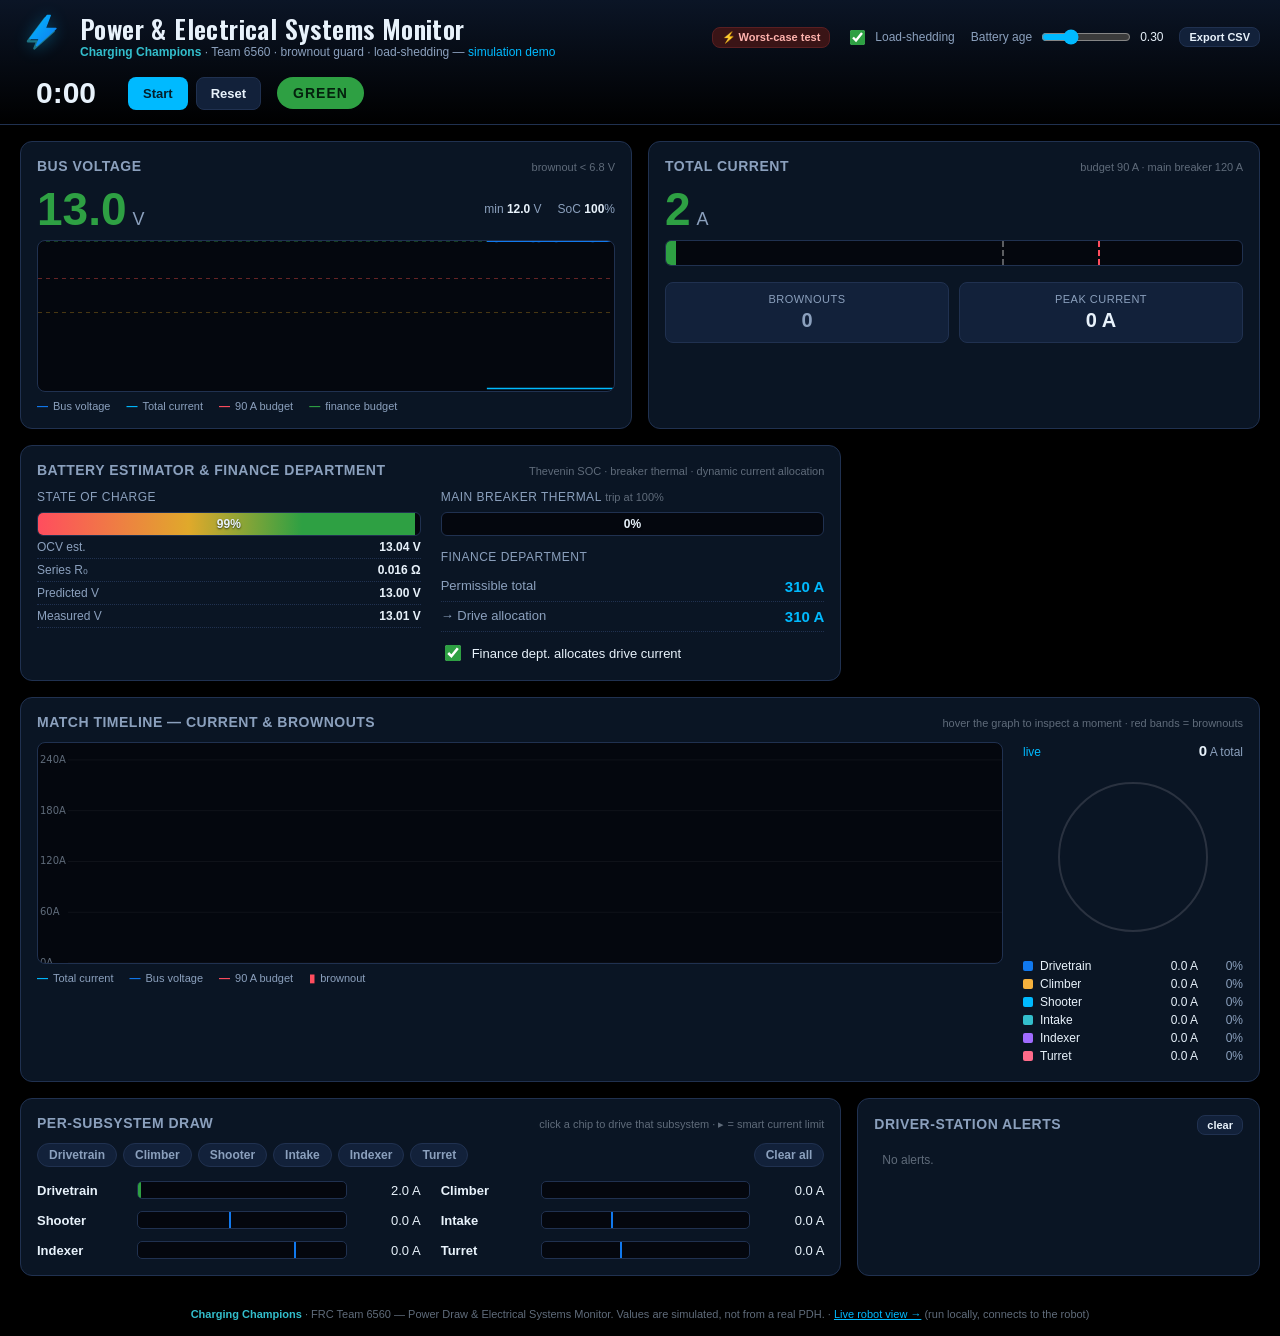
<file: index.html>
<!DOCTYPE html>
<html lang="en">
<head>
  <meta charset="UTF-8" />
  <meta name="viewport" content="width=device-width, initial-scale=1.0" />
  <title>Charging Champions · 6560 — Power Systems Monitor</title>
  <link rel="stylesheet" href="css/fonts.css" />
  <link rel="stylesheet" href="css/styles.css" />
</head>
<body>
  <header class="topbar">
    <div class="brand">
      <span class="logo" aria-label="Charging Champions logo">
        <svg viewBox="0 0 48 64" xmlns="http://www.w3.org/2000/svg">
          <defs>
            <linearGradient id="ccbolt" x1="0" y1="0" x2="1" y2="1">
              <stop offset="0" stop-color="#00baff"/>
              <stop offset="1" stop-color="#1179ee"/>
            </linearGradient>
          </defs>
          <path d="M30 2 L6 34 H19 L15 44 L42 20 H27 L34 2 Z"
                fill="none" stroke="#33becc" stroke-width="3.2"
                stroke-linejoin="round" stroke-linecap="round" opacity="0.55"
                transform="translate(-3 4)"/>
          <path d="M30 2 L6 34 H19 L15 44 L42 20 H27 L34 2 Z"
                fill="url(#ccbolt)" stroke="url(#ccbolt)" stroke-width="2"
                stroke-linejoin="round" stroke-linecap="round"/>
        </svg>
      </span>
      <div class="brand-text">
        <h1>Power &amp; Electrical Systems Monitor</h1>
        <p><span class="cc">Charging Champions</span> · Team 6560 · brownout guard · load-shedding — <em>simulation demo</em></p>
      </div>
    </div>
    <div class="toolbar">
      <button class="btn btn-danger btn-small" id="btn-stress">⚡ Worst-case test</button>
      <label class="switch-label">
        <input type="checkbox" id="toggle-shed" checked />
        <span>Load-shedding</span>
      </label>
      <label class="slider-label">
        Battery age
        <input type="range" id="battery-age" min="0" max="100" value="30" />
        <span id="battery-age-val" class="mono">0.30</span>
      </label>
      <button class="btn btn-small" id="btn-export">Export CSV</button>
    </div>
    <div class="match">
      <div class="clock" id="clock">0:00</div>
      <div class="match-controls">
        <button id="btn-start" class="btn btn-primary">Start</button>
        <button id="btn-reset" class="btn">Reset</button>
      </div>
      <div class="status-pill" id="status-pill">GREEN</div>
    </div>
  </header>

  <main class="grid">
    <!-- Battery / voltage -->
    <section class="panel span-6">
      <div class="panel-head"><h2>Bus Voltage</h2><span class="hint">brownout &lt; 6.8 V</span></div>
      <div class="big-readout">
        <span class="value" id="voltage-value">12.0</span><span class="unit">V</span>
        <div class="sub">
          <span>min <b id="min-voltage">12.0</b> V</span>
          <span>SoC <b id="soc">100</b>%</span>
        </div>
      </div>
      <canvas id="graph" height="150"></canvas>
      <div class="legend">
        <span class="lg lg-v">Bus voltage</span>
        <span class="lg lg-a">Total current</span>
        <span class="lg lg-budget">90 A budget</span>
        <span class="lg lg-finance">finance budget</span>
      </div>
    </section>

    <!-- Total current + stat tiles -->
    <section class="panel span-6">
      <div class="panel-head"><h2>Total Current</h2><span class="hint">budget 90 A · main breaker 120 A</span></div>
      <div class="big-readout">
        <span class="value" id="current-value">0</span><span class="unit">A</span>
      </div>
      <div class="meter" id="current-meter">
        <div class="meter-fill" id="current-fill"></div>
        <div class="mark mark-caution" style="left:58.3%"><span>70</span></div>
        <div class="mark mark-budget" style="left:75%"><span>90</span></div>
        <div class="mark mark-breaker" style="left:100%"><span>120</span></div>
      </div>
      <div class="tiles tiles-2">
        <div class="tile"><span class="tile-label">Brownouts</span><span class="tile-value bad" id="brownouts">0</span></div>
        <div class="tile"><span class="tile-label">Peak Current</span><span class="tile-value" id="peak-current">0 A</span></div>
      </div>
    </section>

    <!-- Battery estimator + finance department -->
    <section class="panel span-8 estimator">
      <div class="panel-head"><h2>Battery Estimator &amp; Finance Department</h2><span class="hint">Thevenin SOC · breaker thermal · dynamic current allocation</span></div>
      <div class="est-grid est-grid-2">
        <div class="est-block">
          <div class="est-label">State of Charge</div>
          <div class="gauge"><div class="gauge-fill" id="soc-fill"></div><span class="gauge-text" id="soc-text">100%</span></div>
          <div class="est-row"><span>OCV est.</span><b id="ocv-val" class="mono">12.9 V</b></div>
          <div class="est-row"><span>Series R₀</span><b id="r0-val" class="mono">0.012 Ω</b></div>
          <div class="est-row"><span>Predicted V</span><b id="predv-val" class="mono">12.9 V</b></div>
          <div class="est-row"><span>Measured V</span><b id="measv-val" class="mono">12.9 V</b></div>
        </div>
        <div class="est-block">
          <div class="est-label">Main Breaker Thermal <span class="hint">trip at 100%</span></div>
          <div class="gauge"><div class="gauge-fill thermal" id="thermal-fill"></div><span class="gauge-text" id="thermal-text">0%</span></div>
          <div class="est-label" style="margin-top:14px">Finance Department</div>
          <div class="est-row big"><span>Permissible total</span><b id="permissible-val" class="mono accent">120 A</b></div>
          <div class="est-row big"><span>→ Drive allocation</span><b id="drivealloc-val" class="mono accent">120 A</b></div>
          <label class="switch-label" style="margin-top:10px">
            <input type="checkbox" id="toggle-finance" checked />
            <span>Finance dept. allocates drive current</span>
          </label>
        </div>
      </div>
    </section>

    <!-- Match timeline + subsystem breakdown pie -->
    <section class="panel span-12">
      <div class="panel-head">
        <h2>Match Timeline — Current &amp; Brownouts</h2>
        <span class="hint">hover the graph to inspect a moment · red bands = brownouts</span>
      </div>
      <div class="timeline-wrap">
        <div class="timeline-graph">
          <canvas id="timeline" height="220"></canvas>
          <div class="legend">
            <span class="lg lg-a">Total current</span>
            <span class="lg lg-v">Bus voltage</span>
            <span class="lg lg-budget">90 A budget</span>
            <span class="lg lg-brown">brownout</span>
          </div>
        </div>
        <div class="timeline-side">
          <div class="scrub-readout">
            <span class="scrub-when" id="scrub-when">live</span>
            <span class="scrub-total"><b id="scrub-total">0</b> A total</span>
          </div>
          <canvas id="breakdown-pie" width="180" height="180"></canvas>
          <ul class="pie-legend" id="pie-legend"></ul>
        </div>
      </div>
    </section>

    <!-- Per-subsystem bars -->
    <section class="panel span-8">
      <div class="panel-head"><h2>Per-Subsystem Draw</h2><span class="hint">click a chip to drive that subsystem · ▸ = smart current limit</span></div>
      <div class="drive-chips" id="drive-chips"></div>
      <div class="subsystems" id="subsystems"></div>
    </section>

    <!-- Alerts -->
    <section class="panel span-4">
      <div class="panel-head"><h2>Driver-Station Alerts</h2><button class="btn btn-small" id="btn-clear-alerts">clear</button></div>
      <ul class="alerts" id="alerts"></ul>
    </section>

  </main>

  <footer class="footer">
    <span class="cc">Charging Champions</span> · FRC Team 6560 — Power Draw &amp; Electrical Systems Monitor. Values are simulated, not from a real PDH. ·
    <a href="live.html" style="color:var(--accent)">Live robot view →</a> <span style="color:#5f6b7a">(run locally, connects to the robot)</span>
  </footer>

  <script src="js/constants.js"></script>
  <script src="js/loadShedder.js"></script>
  <script src="js/batteryEstimator.js"></script>
  <script src="js/breakerModel.js"></script>
  <script src="js/finance.js"></script>
  <script src="js/simulation.js"></script>
  <script src="js/app.js"></script>
</body>
</html>
</file>
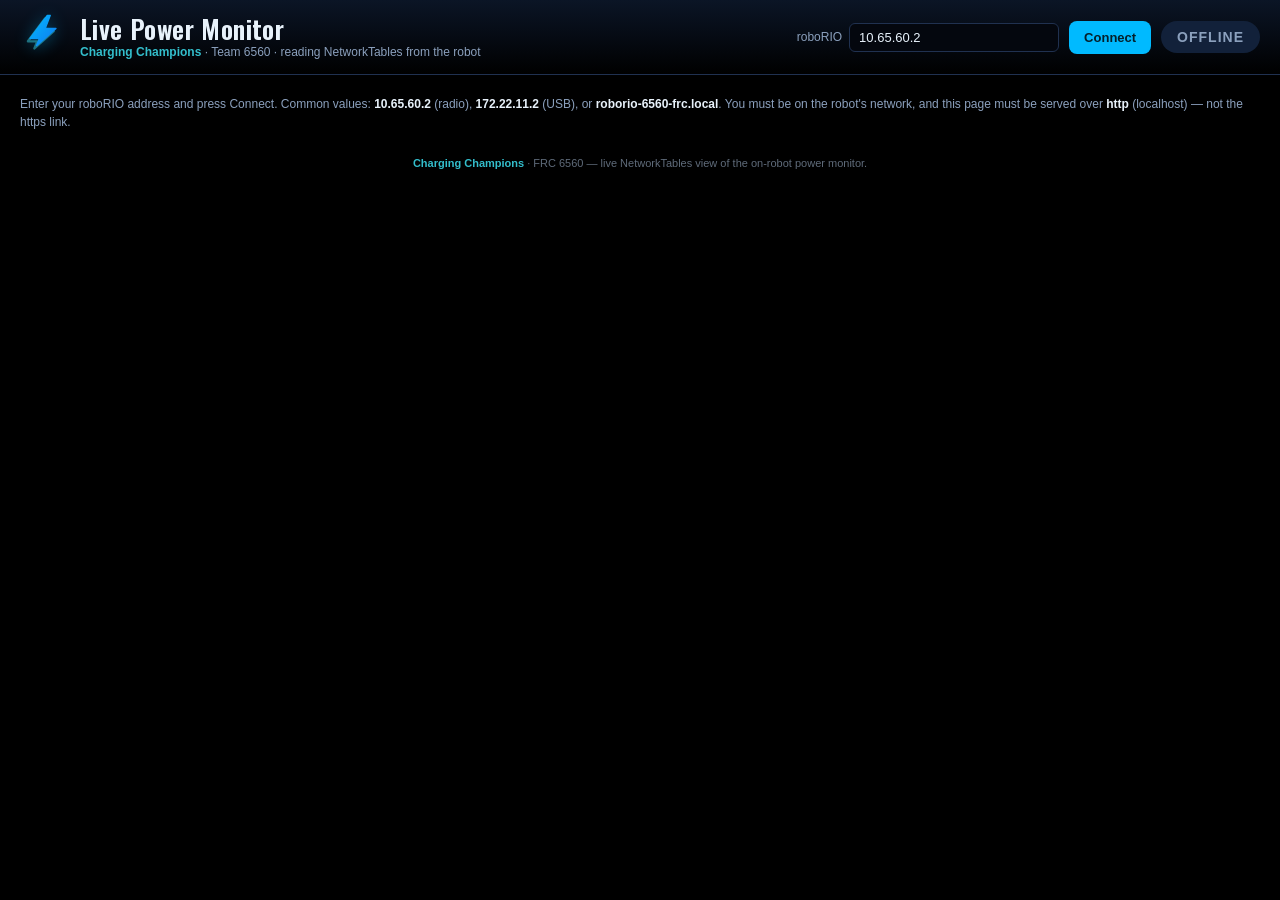
<file: live.html>
<!DOCTYPE html>
<html lang="en">
<head>
  <meta charset="UTF-8" />
  <meta name="viewport" content="width=device-width, initial-scale=1.0" />
  <title>Charging Champions · 6560 — Live Power Monitor</title>
  <link rel="stylesheet" href="css/fonts.css" />
  <link rel="stylesheet" href="css/styles.css" />
</head>
<body>
  <header class="topbar">
    <div class="brand">
      <span class="logo" aria-label="Charging Champions logo">
        <svg viewBox="0 0 48 64" xmlns="http://www.w3.org/2000/svg">
          <defs><linearGradient id="ccbolt" x1="0" y1="0" x2="1" y2="1">
            <stop offset="0" stop-color="#00baff"/><stop offset="1" stop-color="#1179ee"/>
          </linearGradient></defs>
          <path d="M30 2 L6 34 H19 L15 44 L42 20 H27 L34 2 Z" fill="none" stroke="#33becc" stroke-width="3.2" stroke-linejoin="round" stroke-linecap="round" opacity="0.55" transform="translate(-3 4)"/>
          <path d="M30 2 L6 34 H19 L15 44 L42 20 H27 L34 2 Z" fill="url(#ccbolt)" stroke="url(#ccbolt)" stroke-width="2" stroke-linejoin="round" stroke-linecap="round"/>
        </svg>
      </span>
      <div class="brand-text">
        <h1>Live Power Monitor</h1>
        <p><span class="cc">Charging Champions</span> · Team 6560 · reading NetworkTables from the robot</p>
      </div>
    </div>
    <div class="toolbar conn">
      <label class="conn-field">roboRIO
        <input type="text" id="nt-addr" value="10.65.60.2" spellcheck="false" />
      </label>
      <button class="btn btn-primary" id="nt-connect">Connect</button>
      <span class="status-pill offline" id="conn-status">OFFLINE</span>
    </div>
  </header>

  <div class="conn-hint" id="conn-hint">
    Enter your roboRIO address and press Connect. Common values: <b>10.65.60.2</b> (radio),
    <b>172.22.11.2</b> (USB), or <b>roborio-6560-frc.local</b>. You must be on the robot's network,
    and this page must be served over <b>http</b> (localhost) — not the https link.
  </div>

  <main class="grid" id="dash" hidden>
    <!-- Bus voltage -->
    <section class="panel span-6">
      <div class="panel-head"><h2>Bus Voltage</h2><span class="hint">brownout &lt; 6.8 V</span></div>
      <div class="big-readout">
        <span class="value" id="voltage-value">–</span><span class="unit">V</span>
        <div class="sub"><span>min <b id="min-voltage">–</b> V</span><span>SoC <b id="soc">–</b>%</span></div>
      </div>
      <canvas id="graph" height="150"></canvas>
      <div class="legend"><span class="lg lg-v">Bus voltage</span><span class="lg lg-a">Total current</span><span class="lg lg-budget">90 A budget</span></div>
    </section>

    <!-- Total current -->
    <section class="panel span-6">
      <div class="panel-head"><h2>Total Current</h2><span class="hint">PDH total · budget 90 A · breaker 120 A</span></div>
      <div class="big-readout"><span class="value" id="current-value">–</span><span class="unit">A</span></div>
      <div class="meter"><div class="meter-fill" id="current-fill"></div>
        <div class="mark mark-caution" style="left:58.3%"><span>70</span></div>
        <div class="mark mark-budget" style="left:75%"><span>90</span></div>
        <div class="mark mark-breaker" style="left:100%"><span>120</span></div>
      </div>
      <div class="tiles">
        <div class="tile"><span class="tile-label">Brownouts</span><span class="tile-value bad" id="brownouts">0</span></div>
        <div class="tile"><span class="tile-label">Peak Current</span><span class="tile-value" id="peak-current">– A</span></div>
        <div class="tile"><span class="tile-label">Motor Total</span><span class="tile-value" id="motor-total">– A</span></div>
      </div>
    </section>

    <!-- Estimator + finance -->
    <section class="panel span-8">
      <div class="panel-head"><h2>Battery Estimator &amp; Finance Department</h2><span class="hint">live from the robot</span></div>
      <div class="est-grid est-grid-2">
        <div class="est-block">
          <div class="est-label">State of Charge</div>
          <div class="gauge"><div class="gauge-fill" id="soc-fill"></div><span class="gauge-text" id="soc-text">–</span></div>
        </div>
        <div class="est-block">
          <div class="est-label">Main Breaker Thermal <span class="hint">trip at 100%</span></div>
          <div class="gauge"><div class="gauge-fill thermal" id="thermal-fill"></div><span class="gauge-text" id="thermal-text">–</span></div>
          <div class="est-label" style="margin-top:14px">Finance Department</div>
          <div class="est-row big"><span>Permissible total</span><b id="permissible-val" class="mono accent">– A</b></div>
          <div class="est-row big"><span>→ Drive allocation</span><b id="drivealloc-val" class="mono accent">– A</b></div>
        </div>
      </div>
    </section>

    <!-- Timeline + pie -->
    <section class="panel span-12">
      <div class="panel-head"><h2>Timeline — Current &amp; Brownouts</h2><span class="hint">hover to inspect a moment</span></div>
      <div class="timeline-wrap">
        <div class="timeline-graph">
          <canvas id="timeline" height="220"></canvas>
          <div class="legend"><span class="lg lg-a">Total current</span><span class="lg lg-v">Bus voltage</span><span class="lg lg-budget">90 A budget</span><span class="lg lg-brown">brownout</span></div>
        </div>
        <div class="timeline-side">
          <div class="scrub-readout"><span class="scrub-when" id="scrub-when">live</span><span class="scrub-total"><b id="scrub-total">–</b> A total</span></div>
          <canvas id="breakdown-pie" width="180" height="180"></canvas>
          <ul class="pie-legend" id="pie-legend"></ul>
        </div>
      </div>
    </section>

    <!-- Per-subsystem -->
    <section class="panel span-12">
      <div class="panel-head"><h2>Per-Subsystem Draw</h2><span class="hint">from motor supply current by CAN ID</span></div>
      <div class="subsystems" id="subsystems"></div>
    </section>
  </main>

  <footer class="footer">
    <span class="cc">Charging Champions</span> · FRC 6560 — live NetworkTables view of the on-robot power monitor.
  </footer>

  <script src="js/nt4.js"></script>
  <script src="js/live-app.js"></script>
</body>
</html>
</file>
<file: css/fonts.css>
/* Embedded condensed display face for the Charging Champions headline.
   Font: Oswald (SIL Open Font License) — an open stand-in for the licensed
   Chalet Comprimé, so the title renders for everyone with no install and no
   external request. Real Chalet still wins on machines that have it (see the
   --display stack in styles.css). */
@font-face{font-family:"Charging Display";src:url([data-uri]) format("woff2");font-weight:100 900;font-style:normal;font-display:swap;}
</file>
<file: css/styles.css>
/* Chalet Comprime is a licensed font — load it from the viewer's machine if present
   (Charging Champions members' Macs), otherwise fall back gracefully. */
@font-face {
  font-family: "Chalet Comprime";
  /* Renders on machines that have Chalet Comprimé installed. Covers the common
     House Industries naming (with/without accent, several style names). */
  src: local("Chalet Comprimé Cologne Eighty"), local("Chalet Comprime Cologne Eighty"),
       local("ChaletComprime-CologneEighty"), local("Chalet Comprimé Eighty"),
       local("Chalet Comprime Eighty"), local("ChaletComprime-Eighty"),
       local("Chalet Comprimé"), local("Chalet Comprime"), local("ChaletComprime");
  font-display: swap;
}

:root {
  /* Charging Champions brand palette */
  --brand-cyan: #00baff;   /* Pantone 306C  */
  --brand-blue: #1179ee;   /* Pantone 2727C */
  --brand-teal: #33becc;   /* Pantone 3115C */

  /* Ground on brand black (#000000, Pantone Black 6C); panels lift toward the brand blues. */
  --bg: #000000;
  --panel: #0a1524;
  --panel-2: #12213a;
  --border: #203150;
  --inset: #04070e;        /* recessed surfaces (graphs, meters, bars) */
  --text: #e8f2fb;
  --muted: #8ba0bd;
  --accent: var(--brand-cyan);
  --accent-2: var(--brand-blue);
  /* Semantic danger scale — the only non-brand hues, used strictly for state
     signalling (good / caution / critical), per the agreed Option B. */
  --green: #2ea043;
  --yellow: #e0a92b;
  --red: #ff4d5e;
  --blue: var(--brand-blue); /* bus voltage trace */
  /* Brand type: Chalet Comprime Eighty for display/H1; SF Pro Display for the rest. */
  --display: "Chalet Comprime", "Charging Display", "SF Pro Display", -apple-system, BlinkMacSystemFont, sans-serif;
  --sans: -apple-system, BlinkMacSystemFont, "SF Pro Display", "SF Pro Text", "Segoe UI", Roboto, sans-serif;
}

* { box-sizing: border-box; }
[hidden] { display: none !important; }
body {
  margin: 0;
  background: var(--bg);
  color: var(--text);
  font-family: var(--sans);
  font-variant-numeric: tabular-nums;  /* aligned figures without a monospace face */
  font-size: 14px;
}

/* ---------- Top bar ---------- */
.topbar {
  display: flex; justify-content: space-between; align-items: center;
  gap: 16px; padding: 14px 20px;
  background: linear-gradient(180deg, #0b1526, var(--bg));
  border-bottom: 1px solid var(--border); flex-wrap: wrap;
}
.brand { display: flex; align-items: center; gap: 14px; }
.logo { display: flex; align-items: center; justify-content: center; width: 46px; height: 46px; flex-shrink: 0; filter: drop-shadow(0 2px 8px rgba(0,186,255,0.35)); }
.logo svg { width: 100%; height: 100%; }
.brand-text h1 {
  margin: 0; font-family: var(--display); font-size: 26px; font-weight: 700;
  letter-spacing: 0.4px; text-wrap: balance; line-height: 1.05;
}
.brand-text p { margin: 3px 0 0; color: var(--muted); font-size: 12px; }
.cc { color: var(--brand-teal); font-weight: 700; }
.brand-text em { color: var(--accent); font-style: normal; }

.toolbar { display: flex; align-items: center; gap: 16px; flex-wrap: wrap; }
.toolbar .switch-label, .toolbar .slider-label { display: flex; align-items: center; gap: 7px; font-size: 12px; color: var(--muted); }
.toolbar .switch-label input { width: 15px; height: 15px; accent-color: var(--green); }
.toolbar .slider-label input[type=range] { width: 90px; accent-color: var(--accent); }
.toolbar .mono { color: var(--text); }

/* ---------- Live connection bar ---------- */
.conn { gap: 10px; }
.conn-field { display: flex; align-items: center; gap: 7px; font-size: 12px; color: var(--muted); }
.conn-field input { background: var(--inset); border: 1px solid var(--border); color: var(--text); font-family: var(--sans); font-size: 13px; padding: 6px 9px; border-radius: 6px; width: 210px; }
.conn-field input:focus { outline: none; border-color: var(--accent); }
.status-pill.offline { background: var(--panel-2); color: var(--muted); }
.conn-hint { max-width: 1400px; margin: 10px auto 0; padding: 10px 20px; color: var(--muted); font-size: 12px; line-height: 1.5; }
.conn-hint b { color: var(--text); font-family: var(--sans); }

.match { display: flex; align-items: center; gap: 16px; }
.clock { font-family: var(--sans); font-size: 30px; font-weight: 700; min-width: 92px; text-align: center; }
.match-controls { display: flex; gap: 8px; }
.status-pill {
  font-weight: 700; letter-spacing: 1px; padding: 8px 16px; border-radius: 999px;
  background: var(--green); color: #04210d; min-width: 84px; text-align: center;
}
.status-pill.yellow { background: var(--yellow); color: #241a02; }
.status-pill.red { background: var(--red); color: #2b0605; animation: pulse 0.7s infinite alternate; }
@keyframes pulse { from { opacity: 1; } to { opacity: 0.55; } }

/* ---------- Buttons ---------- */
.btn {
  background: var(--panel-2); color: var(--text); border: 1px solid var(--border);
  padding: 8px 14px; border-radius: 8px; cursor: pointer; font-size: 13px; font-weight: 600;
}
.btn:hover { border-color: #3d4757; }
.btn-primary { background: var(--accent); color: #04202b; border-color: transparent; }
.btn-danger { background: #3a1416; color: #ffb3ae; border-color: #5a1f22; }
.btn-danger:hover { background: #4d1a1d; }
.btn-small { padding: 3px 9px; font-size: 11px; }
.btn.active { outline: 2px solid var(--accent); }

/* ---------- Grid layout ---------- */
.grid {
  display: grid; grid-template-columns: repeat(12, 1fr);
  gap: 16px; padding: 16px 20px; max-width: 1400px; margin: 0 auto;
}
.span-4 { grid-column: span 4; }
.span-6 { grid-column: span 6; }
.span-8 { grid-column: span 8; }
.span-12 { grid-column: span 12; }

.panel {
  background: var(--panel); border: 1px solid var(--border);
  border-radius: 12px; padding: 16px;
}
.panel-head { display: flex; justify-content: space-between; align-items: baseline; margin-bottom: 12px; }
.panel-head h2 { margin: 0; font-size: 14px; text-transform: uppercase; letter-spacing: 0.5px; color: var(--muted); }
.hint { color: #5f6b7a; font-size: 11px; }

/* ---------- Big readouts ---------- */
.big-readout { display: flex; align-items: baseline; gap: 6px; margin-bottom: 8px; }
.big-readout .value { font-family: var(--sans); font-size: 46px; font-weight: 700; line-height: 1; }
.big-readout .unit { font-size: 18px; color: var(--muted); }
.big-readout .sub { margin-left: auto; display: flex; gap: 16px; color: var(--muted); font-size: 12px; align-self: center; }
.big-readout .sub b { color: var(--text); font-family: var(--sans); }
.value.green { color: var(--green); } .value.yellow { color: var(--yellow); } .value.red { color: var(--red); }

canvas#graph { width: 100%; display: block; background: var(--inset); border-radius: 8px; border: 1px solid var(--border); }
.legend { display: flex; gap: 16px; margin-top: 8px; font-size: 11px; color: var(--muted); }
.lg::before { content: "―"; margin-right: 5px; font-weight: 900; }
.lg-v::before { color: var(--blue); } .lg-a::before { color: var(--accent); } .lg-budget::before { color: var(--red); } .lg-finance::before { color: var(--green); } .lg-brown::before { color: var(--red); content: "▮"; }

/* ---------- Total-current meter ---------- */
.meter { position: relative; height: 26px; background: var(--inset); border: 1px solid var(--border); border-radius: 6px; overflow: hidden; margin-bottom: 16px; }
.meter-fill { height: 100%; width: 0%; background: var(--green); transition: width 0.08s linear, background 0.2s; }
.mark { position: absolute; top: 0; height: 100%; border-left: 2px dashed rgba(255,255,255,0.35); }
.mark span { position: absolute; top: -16px; transform: translateX(-50%); font-size: 10px; color: var(--muted); font-family: var(--sans); }
.mark-budget { border-color: var(--red); }
.mark-breaker { border-color: var(--red); }

.tiles { display: grid; grid-template-columns: repeat(3, 1fr); gap: 10px; }
.tiles.tiles-2 { grid-template-columns: repeat(2, 1fr); }
.tile { background: var(--panel-2); border: 1px solid var(--border); border-radius: 8px; padding: 10px; text-align: center; }
.tile-label { display: block; font-size: 11px; color: var(--muted); text-transform: uppercase; letter-spacing: 0.5px; }
.tile-value { display: block; font-family: var(--sans); font-size: 20px; font-weight: 700; margin-top: 4px; }
.tile-value.bad { color: var(--muted); }
.tile-value.bad.hit { color: var(--red); }
.tile-value.shedding { color: var(--yellow); }

/* ---------- Subsystem bars ---------- */
.drive-chips { display: flex; flex-wrap: wrap; gap: 6px; margin-bottom: 14px; }
.chip { background: var(--panel-2); border: 1px solid var(--border); color: var(--muted); font-size: 12px; font-weight: 600; padding: 4px 11px; border-radius: 999px; cursor: pointer; }
.chip:hover { border-color: #3d4757; color: var(--text); }
.chip.active { background: var(--accent); color: #04202b; border-color: transparent; }
.chip-clear { margin-left: auto; }

.subsystems { display: grid; grid-template-columns: 1fr 1fr; gap: 12px 20px; }
.sub-row { display: grid; grid-template-columns: 90px 1fr 64px; align-items: center; gap: 10px; }
.sub-name { font-weight: 600; font-size: 13px; }
.sub-name .shed-badge { display: none; font-size: 9px; background: var(--yellow); color: #241a02; padding: 1px 5px; border-radius: 4px; margin-left: 6px; vertical-align: middle; }
.sub-row.shed .shed-badge { display: inline-block; }
.sub-bar { position: relative; height: 18px; background: var(--inset); border: 1px solid var(--border); border-radius: 5px; overflow: hidden; }
.sub-bar-fill { height: 100%; width: 0%; background: var(--green); transition: width 0.08s linear, background 0.2s; }
.limit-tick { position: absolute; top: -3px; bottom: -3px; width: 0; border-left: 2px solid var(--blue); }
.sub-amps { font-family: var(--sans); font-size: 13px; text-align: right; }

/* ---------- Alerts ---------- */
.alerts { list-style: none; margin: 0; padding: 0; max-height: 240px; overflow-y: auto; font-family: var(--sans); font-size: 12px; }
.alerts li { padding: 6px 8px; border-left: 3px solid var(--muted); background: var(--panel-2); margin-bottom: 5px; border-radius: 0 5px 5px 0; }
.alerts li.warn { border-color: var(--yellow); }
.alerts li.error { border-color: var(--red); }
.alerts li .t { color: var(--muted); margin-right: 8px; }
.alerts .empty { color: #5f6b7a; border: none; background: none; font-family: inherit; }

/* ---------- Controls ---------- */
.controls { display: grid; grid-template-columns: repeat(3, 1fr); gap: 14px 24px; margin-bottom: 16px; }
.ctrl { }
.ctrl label { display: flex; justify-content: space-between; font-size: 12px; margin-bottom: 5px; color: var(--muted); }
.ctrl label b { color: var(--text); font-family: var(--sans); }
.ctrl input[type=range] { width: 100%; accent-color: var(--accent); }
.control-row { display: flex; align-items: center; gap: 20px; flex-wrap: wrap; border-top: 1px solid var(--border); padding-top: 14px; }
.switch-label { display: flex; align-items: center; gap: 8px; font-size: 13px; }
.switch-label input { width: 16px; height: 16px; accent-color: var(--green); }
.slider-label { display: flex; align-items: center; gap: 8px; font-size: 13px; color: var(--muted); }
.slider-label input { accent-color: var(--accent); }
.mono { font-family: var(--sans); color: var(--text); }

/* ---------- Battery estimator / finance ---------- */
.est-grid { display: grid; grid-template-columns: 1fr 1fr 0.8fr; gap: 20px; }
.est-grid.est-grid-2 { grid-template-columns: 1fr 1fr; }
.est-block { }
.est-label { font-size: 12px; color: var(--muted); text-transform: uppercase; letter-spacing: 0.5px; margin-bottom: 8px; }
.est-label .hint { text-transform: none; letter-spacing: 0; }
.gauge { position: relative; height: 24px; background: var(--inset); border: 1px solid var(--border); border-radius: 6px; overflow: hidden; }
.gauge-fill { height: 100%; width: 100%; background: linear-gradient(90deg, var(--red), var(--yellow) 40%, var(--green) 70%); transition: width 0.15s; }
.gauge-fill.thermal { background: linear-gradient(90deg, var(--green), var(--yellow) 70%, var(--red)); width: 0%; }
.gauge-text { position: absolute; inset: 0; display: flex; align-items: center; justify-content: center; font-family: var(--sans); font-size: 12px; font-weight: 700; text-shadow: 0 1px 2px rgba(0,0,0,0.7); }
.est-row { display: flex; justify-content: space-between; font-size: 12px; color: var(--muted); padding: 4px 0; border-bottom: 1px dotted var(--border); }
.est-row b { color: var(--text); }
.est-row.big { font-size: 13px; padding: 6px 0; }
.mono.accent { color: var(--accent); font-size: 15px; }
#energy-pie { display: block; margin: 0 auto 8px; }

/* ---------- Match timeline + breakdown pie ---------- */
.timeline-wrap { display: grid; grid-template-columns: 1fr 220px; gap: 20px; align-items: start; }
.timeline-graph canvas#timeline { width: 100%; display: block; background: var(--inset); border-radius: 8px; border: 1px solid var(--border); cursor: crosshair; }
.timeline-side { text-align: center; }
.scrub-readout { display: flex; justify-content: space-between; align-items: baseline; font-size: 12px; color: var(--muted); margin-bottom: 8px; }
.scrub-when { font-family: var(--sans); color: var(--accent); }
.scrub-total b { color: var(--text); font-family: var(--sans); font-size: 15px; }
#breakdown-pie { display: block; margin: 0 auto 10px; }
.pie-legend { list-style: none; margin: 0; padding: 0; font-size: 12px; text-align: left; }
.pie-legend li { display: flex; align-items: center; gap: 7px; padding: 2px 0; color: var(--muted); }
.pie-legend .sw { width: 10px; height: 10px; border-radius: 2px; flex-shrink: 0; }
.pie-legend .nm { flex: 1; color: var(--text); }
.pie-legend .amp { font-family: var(--sans); color: var(--text); }
.pie-legend .pct { font-family: var(--sans); color: var(--muted); width: 38px; text-align: right; }

.footer { text-align: center; color: #5f6b7a; font-size: 11px; padding: 16px; }

@media (max-width: 900px) { .timeline-wrap { grid-template-columns: 1fr; } }

@media (max-width: 900px) {
  .span-4, .span-6, .span-8 { grid-column: span 12; }
  .subsystems, .controls { grid-template-columns: 1fr; }
}
</file>
